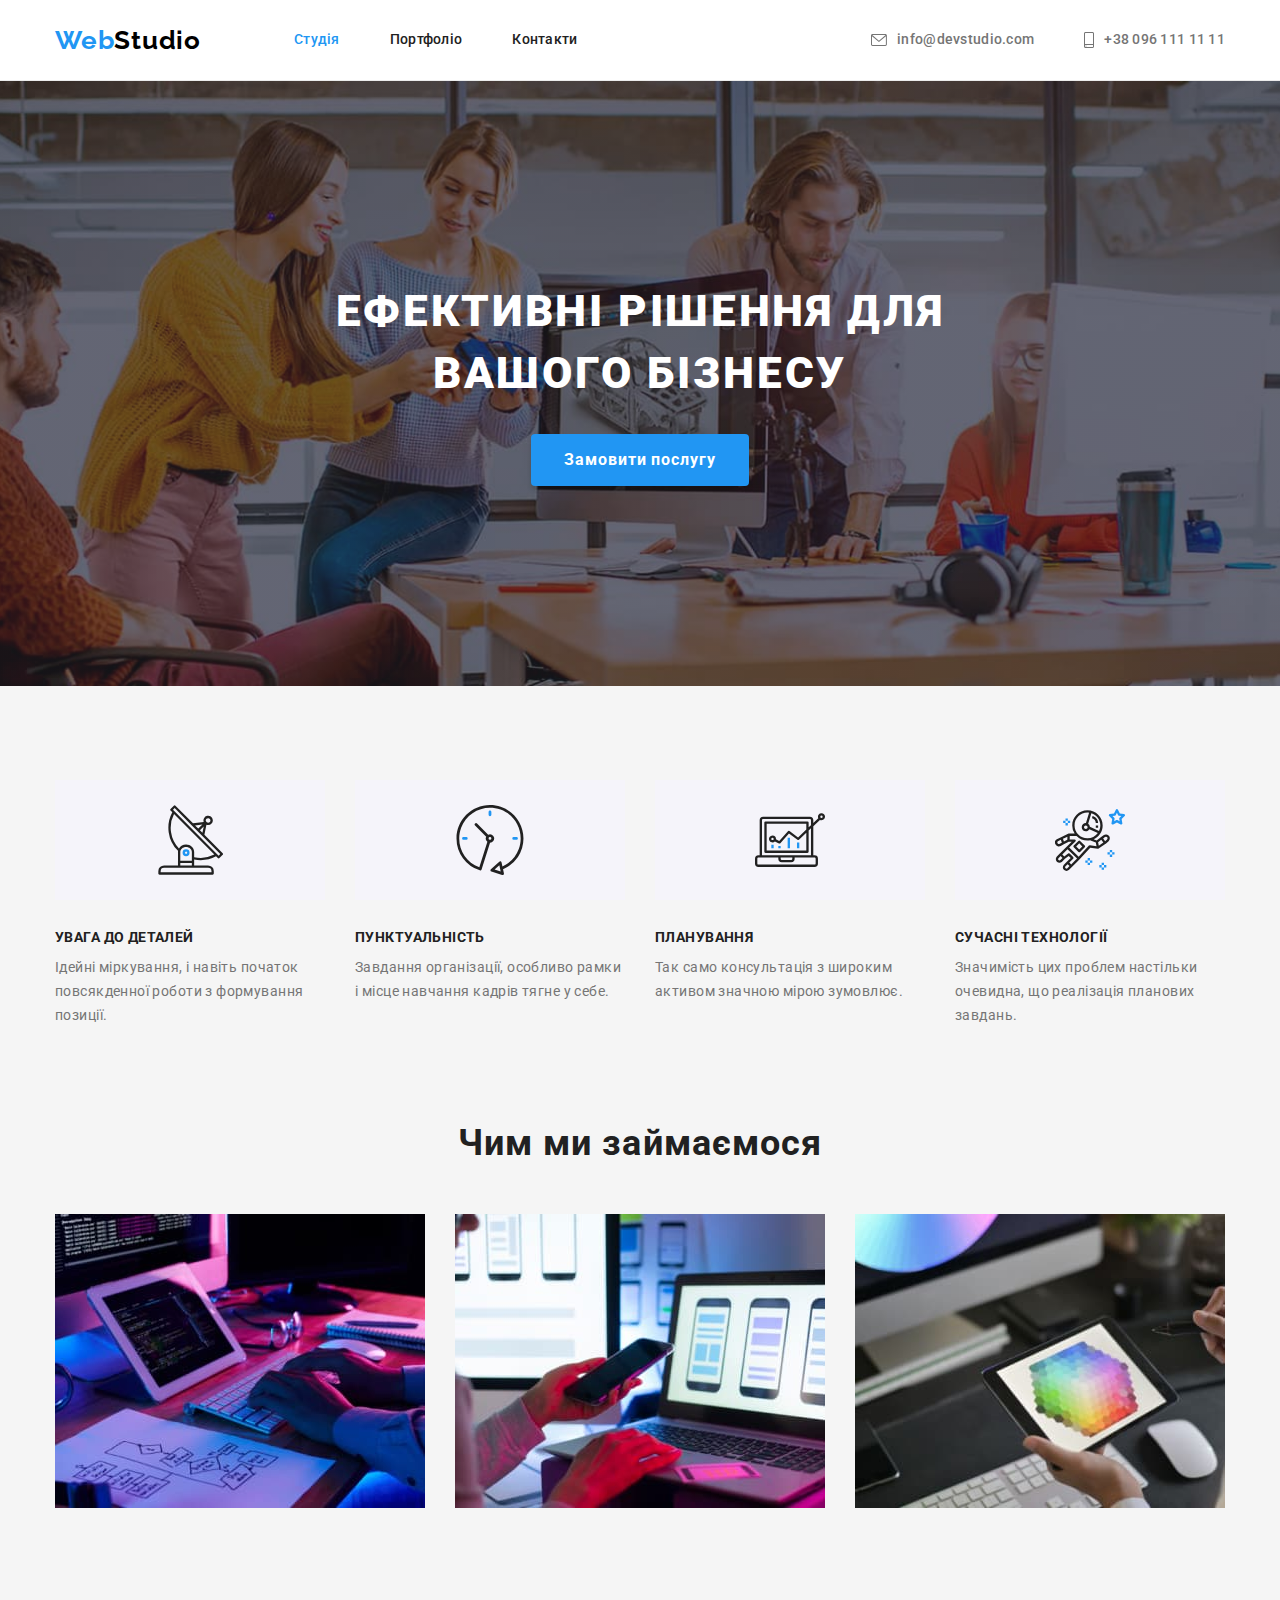
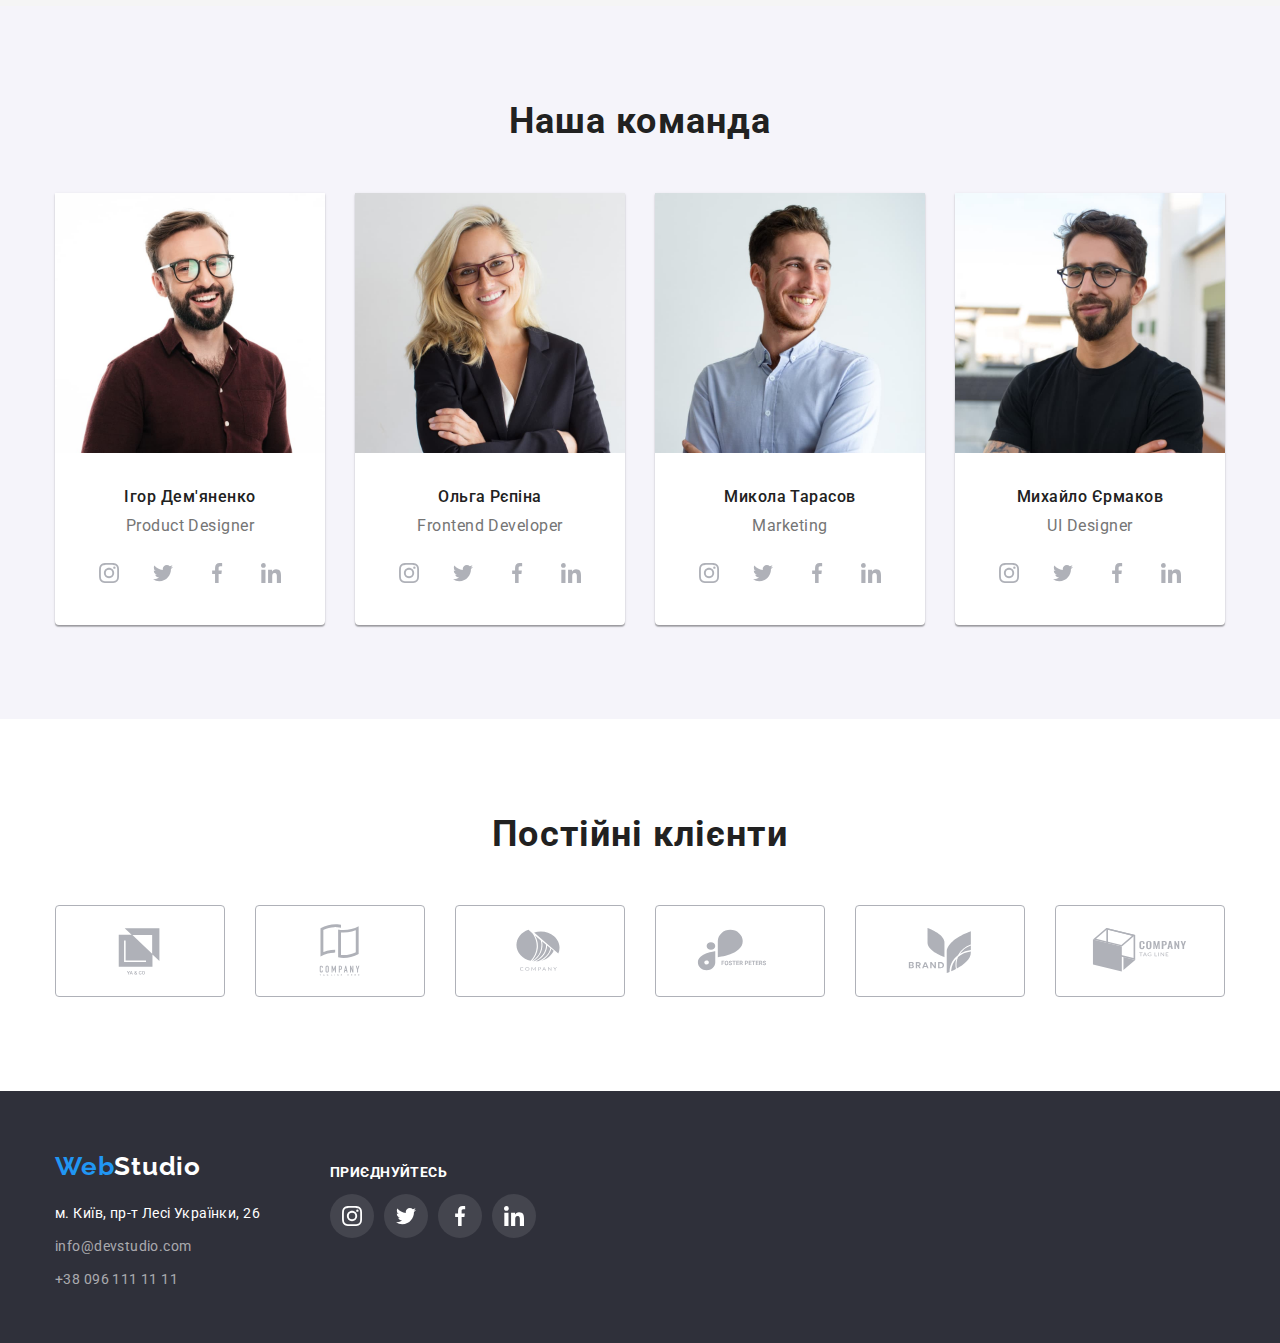
<file: index.html>
<!DOCTYPE html>
<html lang="uk">
  <head>
    <meta charset="UTF-8" />
    <meta http-equiv="X-UA-Compatible" content="IE=edge" />
    <meta name="viewport" content="width=device-width, initial-scale=1.0" />
    <title>Студія</title>
    <link
      href="https://fonts.googleapis.com/css2?family=Raleway:wght@700&family=Roboto:wght@400;500;700;900&display=swap"
      rel="stylesheet"
    />
    <link
      rel="stylesheet"
      href="https://cdnjs.cloudflare.com/ajax/libs/modern-normalize/1.1.0/modern-normalize.min.css"
    />
    <link rel="stylesheet" href="./css/styles.css" />
  </head>
  <body>
    <!-- Хедер -->
    <header class="header">
      <div class="container">
        <a href="./index.html" class="link"
          ><span class="aссent">Web</span><span class="logo-head">Studio</span></a
        >
        <nav>
          <ul class="site-nav list">
            <li class="item"><a href="./index.html" class="link nav current">Студія</a></li>
            <li class="item"><a href="./portfolio.html" class="link nav">Портфоліо</a></li>
            <li class="item"><a href="" class="link nav">Контакти</a></li>
          </ul>
        </nav>
        <ul class="auth-nav list">
          <li>
            <a href="mailto:info@devstudio.com" class="link contacts icon-mail"
              >
              <svg class="icon-address" width="16" height="12">
                <use href="./img/icons.svg#icon-mail"></use>
              </svg>info@devstudio.com</a
            >
          </li>
          <li>
            <a href="tel:+380961111111" class="link contacts icon-phone">
              <svg class="icon-address" width="10" height="16">
                <use href="./img/icons.svg#icon-phone"></use>
              </svg>+38 096 111 11 11</a>
          </li>
        </ul>
      </div>
    </header>
    <main>
      <!-- Герой -->
      <section class="hero">
        <div class="gradient">
          <div class="container">
            <h1 class="hero-title">Ефективні рішення для вашого бізнесу</h1>
            <button class="booking" type="button">Замовити послугу</button>
          </div>
        </div>
      </section>
      <!-- Преимущества -->
      <section class="advantage">
        <div class="container">
          <h2 class="hidden">Переваги</h2>
          <ul class="list advantage-list">
            <li class="advantage-item">
              <div class="picture">
                <svg class="icon-picture" width="65" heigyt="70">
                  <use href="./img/icons.svg#icon-antenna"></use>
                </svg>
              </div>
              <h3 class="advantage-title">Увага до деталей</h3>
              <p class="advantage-text">
                Ідейні міркування, і навіть початок повсякденної роботи з формування позиції.
              </p>
            </li>
            <li class="advantage-item">
              <div class="picture">
                <svg class="icon-picture" width="70" height="70">
                  <use href="./img/icons.svg#icon-clock"></use>
                </svg>
              </div>
              <h3 class="advantage-title">Пунктуальність</h3>
              <p class="advantage-text">
                Завдання організації, особливо рамки і місце навчання кадрів тягне у себе.
              </p>
            </li>
            <li class="advantage-item">
              <div class="picture">
                <svg class="icon-picture" width="70" height="70">
                  <use href="./img/icons.svg#icon-diagram"></use>
                </svg>
              </div>
              <h3 class="advantage-title">Планування</h3>
              <p class="advantage-text">
                Так само консультація з широким активом значною мірою зумовлює.
              </p>
            </li>
            <li class="advantage-item">
              <div class="picture">
                <svg class="icon-picture" width="70" height="70">
                  <use href="./img/icons.svg#icon-astronaut"></use>
                </svg>
              </div>
              <h3 class="advantage-title">Сучасні технології</h3>
              <p class="advantage-text">
                Значимість цих проблем настільки очевидна, що реалізація планових завдань.
              </p>
            </li>
          </ul>
        </div>
      </section>
      <!-- Чем мы занимаемся -->
      <section class="process">
        <div class="container">
          <h2 class="process-title">Чим ми займаємося</h2>
          <ul class="list process-list">
            <li class="process-item">
              <img src="./img/img1.jpg" alt="написання коду" width="370" />
            </li>
            <li class="process-item">
              <img src="./img/box2.jpg" alt="розробка додатків" width="370" />
            </li>
            <li class="process-item">
              <img src="./img/box3.jpg" alt="рішення для дизайну" width="370" />
            </li>
          </ul>
        </div>
      </section>
      <!-- Фото и контакты команды -->
      <section class="team">
        <div class="container">
          <h2 class="team-title">Наша команда</h2>
          <ul class="list team-list">
            <li class="team-card">
              <img src="./img/igor.jpg" alt="фото Ігор Дем'яненко" width="270" />
              <div class="team-box">
                <h3 class="team-name">Ігор Дем'яненко</h3>
                <p class="job-title" lang="en">Product Designer</p>
              </div>
              <!-- Иконки соцсетей для команды -->
              <ul class="social">
                <li><a href="" aria-label="інстаграм" class="social-link">
                  <svg class="social-icon" width="20" height="20">
                    <use href="./img/icons.svg#icon-instagram"></use>
                  </svg>
                </a></li>
                <li><a href="" aria-label="твітер" class="social-link">
                  <svg class="social-icon" width="20" height="20">
                    <use href="./img/icons.svg#icon-twitter"></use>
                  </svg>
                </a></li>
                <li><a href="" aria-label="фейсбук" class="social-link">
                  <svg class="social-icon" width="20" height="20">
                    <use href="./img/icons.svg#icon-facebook"></use>
                  </svg>
                </a></li>
                <li><a href="" aria-label="лінкедін" class="social-link">
                  <svg class="social-icon" width="20" height="20">
                    <use href="./img/icons.svg#icon-linkedin"></use>
                  </svg>
                </a></li>
              </ul>
            </li>
            <li class="team-card">
              <img src="./img/olga.jpg" alt="фото Ольга Рєпіна" width="270" />
              <div class="team-box">
                <h3 class="team-name">Ольга Рєпіна</h3>
                <p class="job-title" lang="en">Frontend Developer</p>
              </div>
              <ul class="social">
                <li><a href="" aria-label="інстаграм" class="social-link">
                  <svg class="social-icon" width="20" height="20">
                    <use href="./img/icons.svg#icon-instagram"></use>
                  </svg>
                </a></li>
                <li><a href="" aria-label="твітер" class="social-link">
                  <svg class="social-icon" width="20" height="20">
                    <use href="./img/icons.svg#icon-twitter"></use>
                  </svg>
                </a></li>
                <li><a href="" aria-label="фейсбук" class="social-link">
                  <svg class="social-icon" width="20" height="20">
                    <use href="./img/icons.svg#icon-facebook"></use>
                  </svg>
                </a></li>
                <li><a href="" aria-label="лінкедін" class="social-link">
                  <svg class="social-icon" width="20" height="20">
                    <use href="./img/icons.svg#icon-linkedin"></use>
                  </svg>
                </a></li>
              </ul>
            </li>
            <li class="team-card">
              <img src="./img/nik.jpg" alt="фото Микола Тарасов" width="270" />
              <div class="team-box">
                <h3 class="team-name">Микола Тарасов</h3>
                <p class="job-title" lang="en">Marketing</p>
              </div>
              <ul class="social">
                <li><a href="" aria-label="інстаграм" class="social-link">
                  <svg class="social-icon" width="20" height="20">
                    <use href="./img/icons.svg#icon-instagram"></use>
                  </svg>
                </a></li>
                <li><a href="" aria-label="твітер" class="social-link">
                  <svg class="social-icon" width="20" height="20">
                    <use href="./img/icons.svg#icon-twitter"></use>
                  </svg>
                </a></li>
                <li><a href="" aria-label="фейсбук" class="social-link">
                  <svg class="social-icon" width="20" height="20">
                    <use href="./img/icons.svg#icon-facebook"></use>
                  </svg>
                </a></li>
                <li><a href="" aria-label="лінкедін" class="social-link">
                  <svg class="social-icon" width="20" height="20">
                    <use href="./img/icons.svg#icon-linkedin"></use>
                  </svg>
                </a></li>
              </ul>
            </li>
            <li class="team-card">
              <img src="./img/misha.jpg" alt="Михайло Єрмаков" width="270" />
              <div class="team-box">
                <h3 class="team-name">Михайло Єрмаков</h3>
                <p class="job-title" lang="en">UI Designer</p>
              </div>
              <ul class="social">
                <li><a href="" aria-label="інстаграм" class="social-link">
                  <svg class="social-icon" width="20" height="20">
                    <use href="./img/icons.svg#icon-instagram"></use>
                  </svg>
                </a></li>
                <li><a href="" aria-label="твітер" class="social-link">
                  <svg class="social-icon" width="20" height="20">
                    <use href="./img/icons.svg#icon-twitter"></use>
                  </svg>
                </a></li>
                <li><a href="" aria-label="фейсбук" class="social-link">
                  <svg class="social-icon" width="20" height="20">
                    <use href="./img/icons.svg#icon-facebook"></use>
                  </svg>
                </a></li>
                <li><a href="" aria-label="лінкедін" class="social-link">
                  <svg class="social-icon" width="20" height="20">
                    <use href="./img/icons.svg#icon-linkedin"></use>
                  </svg>
                </a></li>
              </ul>
            </li>
          </ul>
        </div>
      </section>
      <!-- Постоянные клиенты -->
      <section class="constant-clients">
        <div class="container">
          <h2 class="clients-title">Постійні клієнти</h2>
          <ul class="clients-list list">
            <li>
              <a href="" class="clients-link">
                <svg class="client-icon" width="106" height="60">
                  <use href="./img/icons.svg#icon-client1"></use>
                </svg>
              </a>
            </li>
            <li>
              <a href="" class="clients-link">
                <svg class="client-icon" width="106" height="60">
                  <use href="./img/icons.svg#icon-client2"></use>
                </svg>
              </a>
            </li>
            <li>
              <a href="" class="clients-link">
                <svg class="client-icon" width="106" height="60" width="106" height="60">
                  <use href="./img/icons.svg#icon-client3"></use>
                </svg>
              </a>
            </li>
            <li>
              <a href="" class="clients-link">
                <svg class="client-icon" width="106" height="60">
                  <use href="./img/icons.svg#icon-client4"></use>
                </svg>
              </a>
            </li>
            <li>
              <a href="" class="clients-link">
                <svg class="client-icon" width="106" height="60">
                  <use href="./img/icons.svg#icon-client5"></use>
                </svg>
              </a>
            </li>
            <li>
              <a href="" class="clients-link">
                <svg class="client-icon" width="106" height="60">
                  <use href="./img/icons.svg#icon-client6"></use>
                </svg>
              </a>
            </li>
          </ul>
        </div>
      </section>
    </main>
    <!-- Футер -->
    <footer class="footer">
      <div class="container">
        <div>
          <a href="./index.html" class="link"
          ><span class="aссent">Web</span><span class="logo-footer">Studio</span></a
        >
        <address class="address">
          <p class="address-place">м. Київ, пр-т Лесі Українки, 26</p>
          <ul class="list">
            <li class="address-mail">
              <a href="mailto:info@devstudio.com" class="link footer-contacts"
                >info@devstudio.com</a
              >
            </li>
            <li><a href="tel:+380961111111" class="link footer-contacts">+38 096 111 11 11</a></li>
          </ul>
        </address>
        </div>
        <!-- Иконки соцсетей футера -->
        <div class="footer-social">
          <strong class="join">Приєднуйтесь</strong>
          <ul class="footer-social-list">
            <li><a href="" aria-label="інстаграм" class="footer-social-link">
              <svg class="footer-social-icon" width="20" height="20">
                <use href="./img/icons.svg#icon-instagram"></use>
              </svg>
            </a></li>
            <li><a href="" aria-label="твітер" class="footer-social-link">
              <svg class="footer-social-icon" width="20" height="20">
                <use href="./img/icons.svg#icon-twitter"></use>
              </svg>
            </a></li>
            <li><a href="" aria-label="фейсбук" class="footer-social-link">
              <svg class="footer-social-icon" width="20" height="20">
                <use href="./img/icons.svg#icon-facebook"></use>
              </svg>
            </a></li>
            <li><a href="" aria-label="лінкедін" class="footer-social-link">
              <svg class="footer-social-icon" width="20" height="20">
                <use href="./img/icons.svg#icon-linkedin"></use>
              </svg>
            </a></li>
          </ul>
        </div>
      </div>
    </footer>
  </body>
</html>
</file>
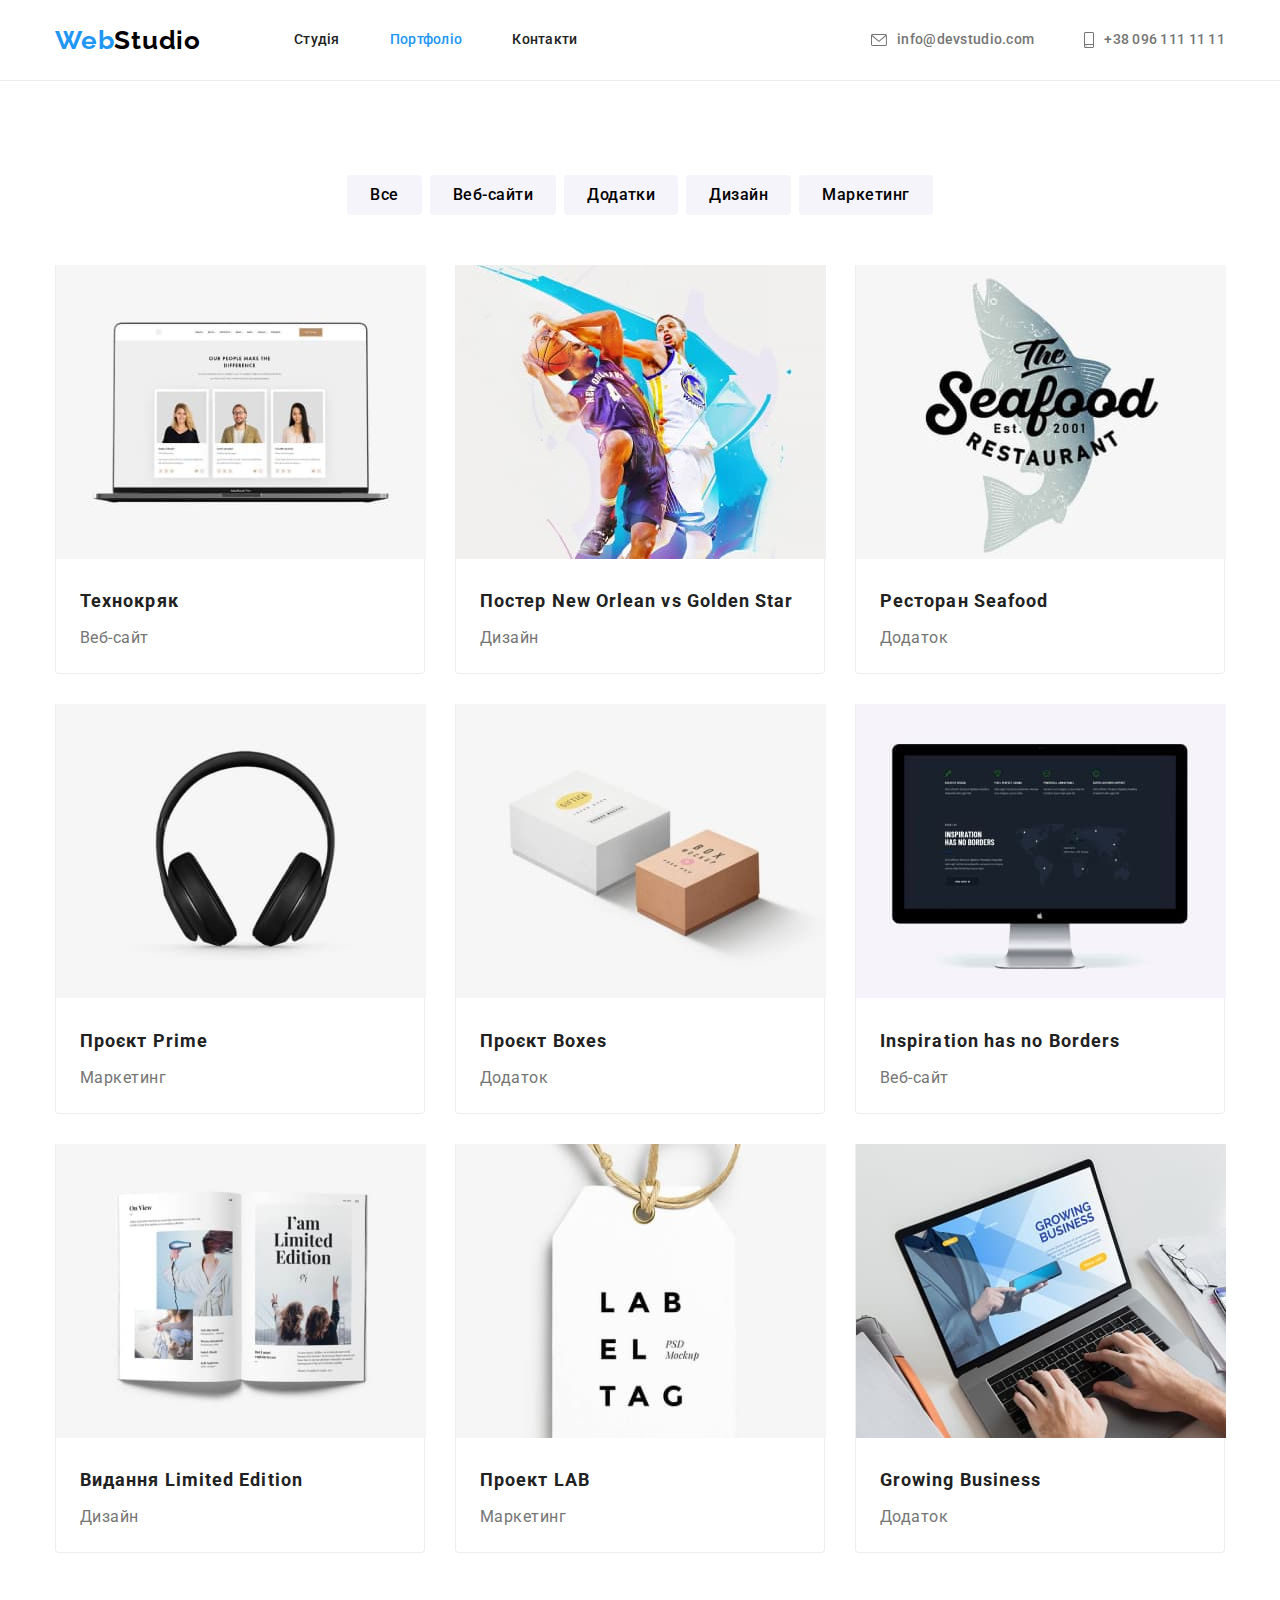
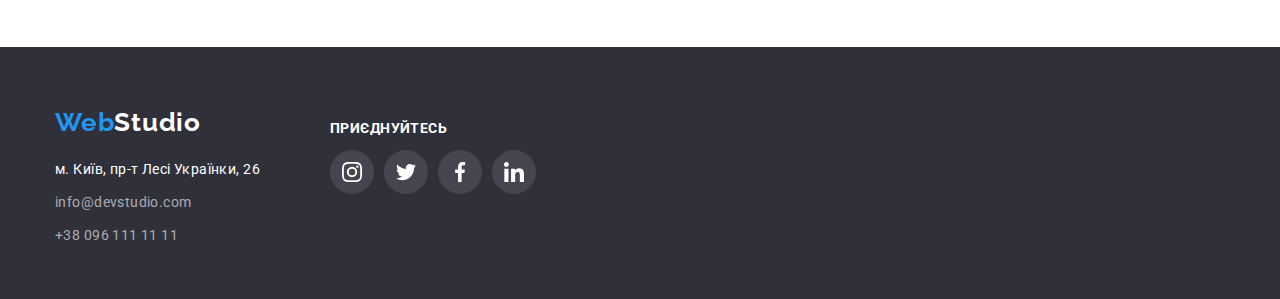
<file: portfolio.html>
<!DOCTYPE html>
<html lang="uk">
  <head>
    <meta charset="UTF-8" />
    <meta http-equiv="X-UA-Compatible" content="IE=edge" />
    <meta name="viewport" content="width=device-width, initial-scale=1.0" />
    <title>Портфоліо</title>
    <link
      href="https://fonts.googleapis.com/css2?family=Raleway:wght@700&family=Roboto:wght@400;500;700;900&display=swap"
      rel="stylesheet"
    />
    <link
      rel="stylesheet"
      href="https://cdnjs.cloudflare.com/ajax/libs/modern-normalize/1.1.0/modern-normalize.min.css"
    />
    <link rel="stylesheet" href="./css/styles.css" />
  </head>
  <body>
    <!-- Хедер -->
    <header class="header">
      <div class="container">
        <a href="./index.html" class="link logo"
          ><span class="aссent">Web</span><span class="logo-head">Studio</span></a
        >
        <nav>
          <ul class="site-nav list">
            <li class="item"><a href="./index.html" class="link nav">Студія</a></li>
            <li class="item"><a href="./portfolio.html" class="link nav current">Портфоліо</a></li>
            <li class="item"><a href="" class="link nav">Контакти</a></li>
          </ul>
        </nav>
        <ul class="auth-nav list">
          <li>
            <a href="mailto:info@devstudio.com" class="link contacts icon-mail"
              >
              <svg class="icon-address" width="16" height="12">
                <use href="./img/icons.svg#icon-mail"></use>
              </svg>info@devstudio.com</a
            >
          </li>
          <li>
            <a href="tel:+380961111111" class="link contacts icon-phone">
              <svg class="icon-address" width="10" height="16">
                <use href="./img/icons.svg#icon-phone"></use>
              </svg>+38 096 111 11 11</a>
          </li>
        </ul>
      </div>
    </header>
    <!-- Герой -->
    <main>
      <section class="portfolio-hero">
        <div class="container">
          <h1 class="hidden">Приклади робіт</h1>
          <ul class="list filter-title">
            <li class="filter-item"><button class="filter" type="button">Все</button></li>
            <li class="filter-item"><button class="filter" type="button">Веб-сайти</button></li>
            <li class="filter-item"><button class="filter" type="button">Додатки</button></li>
            <li class="filter-item"><button class="filter" type="button">Дизайн</button></li>
            <li class="filter-item"><button class="filter" type="button">Маркетинг</button></li>
          </ul>
          <ul class="list card-list">
            <li class="card-item">
              <a href="" class="box-shadow">
                <img src="./img/portfolio1.jpg" alt="відчинений ноутбук" width="370" />
                <div class="card-box">
                 <h2 class="image-title">Технокряк</h2>
                 <p class="image-text">Веб-сайт</p>
                </div>
              </a>
            </li>
            <li class="card-item">
              <a href="" class="box-shadow">
                <img src="./img/portfolio2.jpg" alt="гра в баскетбол" width="370" />
                <div class="card-box">
                 <h2 class="image-title">Постер <span lang="en">New Orlean vs Golden Star</span></h2>
                 <p class="image-text">Дизайн</p>
                </div>
              </a>
            </li>
            <li class="card-item">
              <a href="" class="box-shadow">
                <img src="./img/portfolio3.jpg" alt="постер ресторану" width="370" />
                <div class="card-box">
                 <h2 class="image-title">Ресторан <span lang="en">Seafood</span></h2>
                 <p class="image-text">Додаток</p>
                </div>
              </a>
            </li>
            <li class="card-item">
              <a href="" class="box-shadow">
                <img src="./img/portfolio4.jpg" alt="навушники" width="370" />
                <div class="card-box">
                 <h2 class="image-title">Проєкт <span lang="en">Prime</span></h2>
                 <p class="image-text">Маркетинг</p>
                </div>
              </a>
            </li>
            <li class="card-item">
              <a href="" class="box-shadow">
                <img src="./img/portfolio5.jpg" alt="картонні коробки" width="370" />
                <div class="card-box">
                 <h2 class="image-title">Проєкт <span lang="en">Boxes</span></h2>
                 <p class="image-text">Додаток</p>
                </div>
              </a>
            </li>
            <li class="card-item">
              <a href="" class="box-shadow">
                <img src="./img/portfolio6.jpg" alt="екран монітору" width="370" />
                <div class="card-box">
                 <h2 class="image-title" lang="en">Inspiration has no Borders</h2>
                 <p class="image-text">Веб-сайт</p>
                </div>
              </a>
            </li>
            <li class="card-item">
              <a href="" class="box-shadow">
                <img src="./img/portfolio7.jpg" alt="відкрита книга" width="370" />
                <div class="card-box">
                  <h2 class="image-title">Видання <span lang="en">Limited Edition</span></h2>
                  <p class="image-text">Дизайн</p>
                </div>
              </a>
            </li>
            <li class="card-item">
              <a href="" class="box-shadow">
                <img src="./img/portfolio8.jpg" alt="бірка" width="370" />
              <div class="card-box">
                <h2 class="image-title">Проект <span lang="en">LAB</span></h2>
                <p class="image-text">Маркетинг</p>
              </div>
              </a>
            </li>
            <li class="card-item">
              <a href="" class="box-shadow">
                <img src="./img/portfolio9.jpg" alt="відчинений ноутбук" width="370" />
                <div class="card-box">
                  <h2 class="image-title" lang="en">Growing Business</h2>
                  <p class="image-text">Додаток</p>
                </div>
              </a>
            </li>
          </ul>
        </div>
      </section>
    </main>
    <!-- Футер -->
    <footer class="footer">
      <div class="container">
        <div>
          <a href="./index.html" class="link"
          ><span class="aссent">Web</span><span class="logo-footer">Studio</span></a
        >
        <address class="address">
          <p class="address-place">м. Київ, пр-т Лесі Українки, 26</p>
          <ul class="list">
            <li class="address-mail">
              <a href="mailto:info@devstudio.com" class="link footer-contacts"
                >info@devstudio.com</a
              >
            </li>
            <li><a href="tel:+380961111111" class="link footer-contacts">+38 096 111 11 11</a></li>
          </ul>
        </address>
        </div>
        <div class="footer-social">
          <strong class="join">Приєднуйтесь</strong>
          <ul class="footer-social-list">
            <li><a href="" aria-label="інстаграм" class="footer-social-link">
              <svg class="footer-social-icon" width="20" height="20">
                <use href="./img/icons.svg#icon-instagram"></use>
              </svg>
            </a></li>
            <li><a href="" aria-label="твітер" class="footer-social-link">
              <svg class="footer-social-icon" width="20" height="20">
                <use href="./img/icons.svg#icon-twitter"></use>
              </svg>
            </a></li>
            <li><a href="" aria-label="фейсбук" class="footer-social-link">
              <svg class="footer-social-icon" width="20" height="20">
                <use href="./img/icons.svg#icon-facebook"></use>
              </svg>
            </a></li>
            <li><a href="" aria-label="лінкедін" class="footer-social-link">
              <svg class="footer-social-icon" width="20" height="20">
                <use href="./img/icons.svg#icon-linkedin"></use>
              </svg>
            </a></li>
          </ul>
        </div>
      </div>
    </footer>
  </body>
</html>
</file>
<file: css/styles.css>
:root {
  --main-background-color: #f5f5f5;
  --primary-text-color: #212121;
  --secondery-text-color: #757575;
  --active-text-color: #2196f3;
  --text-logo: #000000;
  --text-hero: #ffffff;
  --team-background-color: #f5f4fa;
}

body {
  font-family: 'roboto', sans-serif;
  color: var(--primary-text-color);
}

/* Убрал подчеркивания и точки со ссылок и списков
и сбросил отступы */

.link {
  text-decoration: none;
  margin: 0;
  padding: 0;
}

.list {
  list-style: none;
  margin: 0;
  padding: 0;
}

/* Контейнер */

.container {
  width: 1200px;
  margin-left: auto;
  margin-right: auto;
  padding-left: 15px;
  padding-right: 15px;
  /* outline: 1px solid tomato; */
}

/* Хедер */
.header {
  background-color: var(--text-hero);
  border-bottom: 1px solid #ececec;
}

.header > .container {
  display: flex;
  align-items: center;
}

/* Навигация */

.link.nav {
  display: block;
  padding-top: 32px;
  padding-bottom: 32px;
  color: var(--primary-text-color);
  font-weight: 500;
  font-size: 14px;
  line-height: 1.14;
  letter-spacing: 0.02em;
}

.site-nav > .item:not(:last-child) {
  margin-right: 50px;
}

.site-nav {
  display: flex;
  margin-left: 93px;
}

.auth-nav {
  display: flex;
  margin-left: auto;
}

.link.nav.current {
  color: var(--active-text-color);
}

/* Логотип */

.aссent {
  color: var(--active-text-color);
  font-family: 'raleway';
  font-weight: 700;
  font-size: 26px;
  line-height: 1.19;
  letter-spacing: 0.03em;
}

.logo-head {
  font-family: 'raleway';
  color: var(--text-logo);
  font-weight: 700;
  font-size: 26px;
  line-height: 1.19;
  letter-spacing: 0.03em;
}

/* Cсылки контактов хедера */

.contacts {
  display: flex;
  align-items: center;
  color: var(--secondery-text-color);
  font-weight: 500;
  font-size: 14px;
  line-height: 1.14;
  letter-spacing: 0.02em;
}

.auth-nav > li:not(:last-child) {
  margin-right: 50px;
}

.link:hover,
.link:focus {
  color: var(--active-text-color);
}

.icon-address {
  fill: currentColor;
  margin-right: 10px;
}

/* Кнопки */

.filter:hover,
.filter:focus {
  background-color: var(--active-text-color);
  color: var(--text-hero);
  box-shadow: 0px 3px 1px rgba(0, 0, 0, 0.1), 0px 1px 2px rgba(0, 0, 0, 0.08),
    0px 2px 2px rgba(0, 0, 0, 0.12);
}

.booking {
  background-color: var(--active-text-color);
  color: var(--text-hero);
  font-family: inherit;
  font-weight: 700;
  font-size: 16px;
  line-height: 1.88;
  letter-spacing: 0.06em;
  cursor: pointer;
  padding: 10px 32px;
  border-radius: 4px;
  min-width: 216px;
  box-shadow: 0px 4px 4px rgba(0, 0, 0, 0.15);
  border: 1px solid transparent;
}

.filter {
  display: inline-block;
  min-width: 73px;
  padding: 6px 22px;

  font-family: inherit;
  cursor: pointer;
  font-weight: 500;
  font-size: 16px;
  line-height: 1.62;
  letter-spacing: 0.03em;
  border-radius: 4px;
  border: 1px solid transparent;
  background-color: var(--team-background-color);
}

/* Герой главной страницы */

.hero {
  background-color: #2f303a;
  text-align: center;
}

.gradient {
  max-width: 1600px;
  padding-top: 200px;
  padding-bottom: 200px;
  margin-left: auto;
  margin-right: auto;
  background-position: center;
  background-repeat: no-repeat;
  background-size: cover;
  background-image: linear-gradient(to right, rgba(47, 48, 58, 0.4), rgba(47, 48, 58, 0.4)),
    url(../img/people.jpg);
}

.hero-title {
  margin-left: auto;
  margin-right: auto;
  max-width: 696px;
  font-weight: 900;
  font-size: 44px;
  line-height: 1.4;
  margin-bottom: 30px;
  letter-spacing: 0.06em;
  text-transform: uppercase;
  color: var(--text-hero);
}

/* Герой страницы портфолио */

.portfolio-hero,
.constant-clients {
  padding-top: 94px;
  padding-bottom: 94px;
}

.image-title {
  color: var(--primary-text-color);
  font-weight: 700;
  font-size: 18px;
  line-height: 2;
  letter-spacing: 0.06em;
  margin-bottom: 4px;
}

.image-text {
  font-size: 16px;
  line-height: 1.88;
  letter-spacing: 0.03em;
  color: var(--secondery-text-color);
}

.filter-title {
  display: flex;
  margin-bottom: 50px;
  justify-content: center;
}

.filter-item:not(:last-child) {
  margin-right: 8px;
}

.card-list {
  display: flex;
  flex-wrap: wrap;
}

.card-item {
  width: 370px;
  border-bottom: 1px solid #eeeeee;
  border-left: 1px solid #eeeeee;
  border-right: 1px solid #eeeeee;
  border-radius: 0px 0px 4px 4px;
}

.card-item:hover {
  box-shadow: 0px 1px 3px rgba(0, 0, 0, 0.12), 0px 1px 1px rgba(0, 0, 0, 0.14), 0px 2px 1px rgba(0, 0, 0, 0.2);
}

.card-item:not(:nth-child(3n)) {
  margin-right: 30px;
}

.card-item:not(:nth-last-child(-n + 3)) {
  margin-bottom: 30px;
}

.card-box {
  padding: 20px 24px;
}

.hidden {
  position: absolute;
  width: 1px;
  height: 1px;
  margin: -1px;
  border: 0;
  padding: 0;
  white-space: nowrap;
  clip-path: inset(100%);
  clip: rect(0 0 0 0);
  overflow: hidden;
}

.box-shadow {
  text-decoration: none;
}

/* Преимущества */

.advantage {
  background-color: var(--main-background-color);
  padding-top: 94px;
  padding-bottom: 94px;
}

.advantage-list {
  display: flex;
  column-gap: 30px;
}

.advantage-item {
  width: calc((100% - 90px) / 4);
}

.picture {
  display: flex;
  align-items: center;
  justify-content: center;
  margin-bottom: 30px;
  height: 120px;
  background-color: var(--team-background-color);
}

.advantage-title {
  font-weight: 700;
  font-size: 14px;
  line-height: 1.14;
  letter-spacing: 0.03em;
  text-transform: uppercase;
  margin-bottom: 10px;
}

.advantage-text {
  font-size: 14px;
  line-height: 1.71;
  letter-spacing: 0.03em;
  color: var(--secondery-text-color);
}

/* Чем мы занимаемся */

.process-title,
.team-title,
.clients-title {
  font-weight: 700;
  font-size: 36px;
  line-height: 1.17;
  text-align: center;
  letter-spacing: 0.03em;
  margin-bottom: 50px;
}

.process {
  background-color: var(--main-background-color);
  padding-bottom: 94px;
}

.process-list {
  display: flex;
  justify-content: center;
}

.process-item:not(:last-child) {
  margin-right: 30px;
}

/* Команда */

.team {
  background-color: var(--team-background-color);
  padding-top: 94px;
  padding-bottom: 94px;
}

.team-list {
  display: flex;
  justify-content: center;
}

.team-card:not(:last-child) {
  margin-right: 30px;
}

.team-card {
  width: 270px;
  text-align: center;
  background-color: var(--text-hero);
  box-shadow: 0px 1px 3px rgba(0, 0, 0, 0.12), 0px 1px 1px rgba(0, 0, 0, 0.14),
    0px 2px 1px rgba(0, 0, 0, 0.2);
  border-radius: 0px 0px 4px 4px;
}

.team-name {
  margin-bottom: 10px;
  font-weight: 500;
  font-size: 16px;
  line-height: 1.19;
  letter-spacing: 0.03em;
}

.team-box {
  padding-top: 30px;
  padding-bottom: 16px;
}

.job-title {
  font-size: 16px;
  line-height: 1.19;
  letter-spacing: 0.03em;
  color: var(--secondery-text-color);
}

/* Иконки соцсетей для команды */

.social {
  display: flex;
  justify-content: center;
  padding: 0;
  margin-bottom: 30px;
  list-style: none;
  column-gap: 10px;
}

.social-link {
  display: flex;
  align-items: center;
  justify-content: center;
  color: #afb1b8;
  width: 44px;
  height: 44px;
  border-radius: 50%;
}

.social-link:hover,
.social-link:focus {
  background-color: var(--active-text-color);
}

.social-icon {
  fill: currentColor;
}

.social-link:hover .social-icon,
.social-link:focus .social-icon {
  fill: var(--text-hero);
}

/* Постоянные клиенты */

.clients-title {
  margin-bottom: 50px;
}

.clients-list {
  display: flex;
  column-gap: 30px;
}

.clients-link {
  display: flex;
  align-items: center;
  justify-content: center;
  width: 170px;
  height: 92px;
  color: #afb1b8;
  border: 1px solid #afb1b8;
  border-radius: 4px;
}

.client-icon {
  fill: currentColor;
}

.clients-link:hover,
.clients-link:focus {
  color: var(--active-text-color);
  border: 1px solid var(--active-text-color);
}

/* Футер */

.footer > .container {
  display: flex;
  column-gap: 70px;
}

.footer {
  height: 252px;
  background-color: #2f303a;
  padding-top: 60px;
  padding-bottom: 60px;
}

.address {
  font-style: normal;
  font-size: 14px;
  line-height: 1.71;
  letter-spacing: 0.03em;
  margin-top: 20px;
}

.address-place {
  color: var(--text-hero);
  margin-bottom: 9px;
}

.footer-contacts {
  color: rgba(255, 255, 255, 0.6);
}

.address-mail {
  margin-bottom: 9px;
}

.logo-footer {
  color: var(--text-hero);
  font-family: 'raleway';
  font-weight: 700;
  font-size: 26px;
  line-height: 1.19;
  letter-spacing: 0.03em;
}

/* Иконки соцсетей футера */

.footer-social {
  margin-top: 12px;
}

.join {
  font-weight: 700;
  font-size: 14px;
  line-height: 1.14;
  letter-spacing: 0.03em;
  text-transform: uppercase;

  color: var(--text-hero);
}

.footer-social-list {
  display: flex;
  align-items: center;
  list-style: none;
  padding: 0;
  margin-top: 12px;
  margin-bottom: 0;
  column-gap: 10px;
}

.footer-social-link {
  display: flex;
  align-items: center;
  justify-content: center;
  background-color: rgba(255, 255, 255, 0.1);
  width: 44px;
  height: 44px;
  border-radius: 50%;
}

.footer-social-icon {
  fill: var(--text-hero);
}

.footer-social-link:hover,
.footer-social-link:focus {
  background-color: var(--active-text-color);
}

/* Сброс отступов для заголовков и абзацев */
h1,
h2,
h3,
h4,
h5,
h6,
p {
  padding: 0;
  margin: 0;
}
</file>
